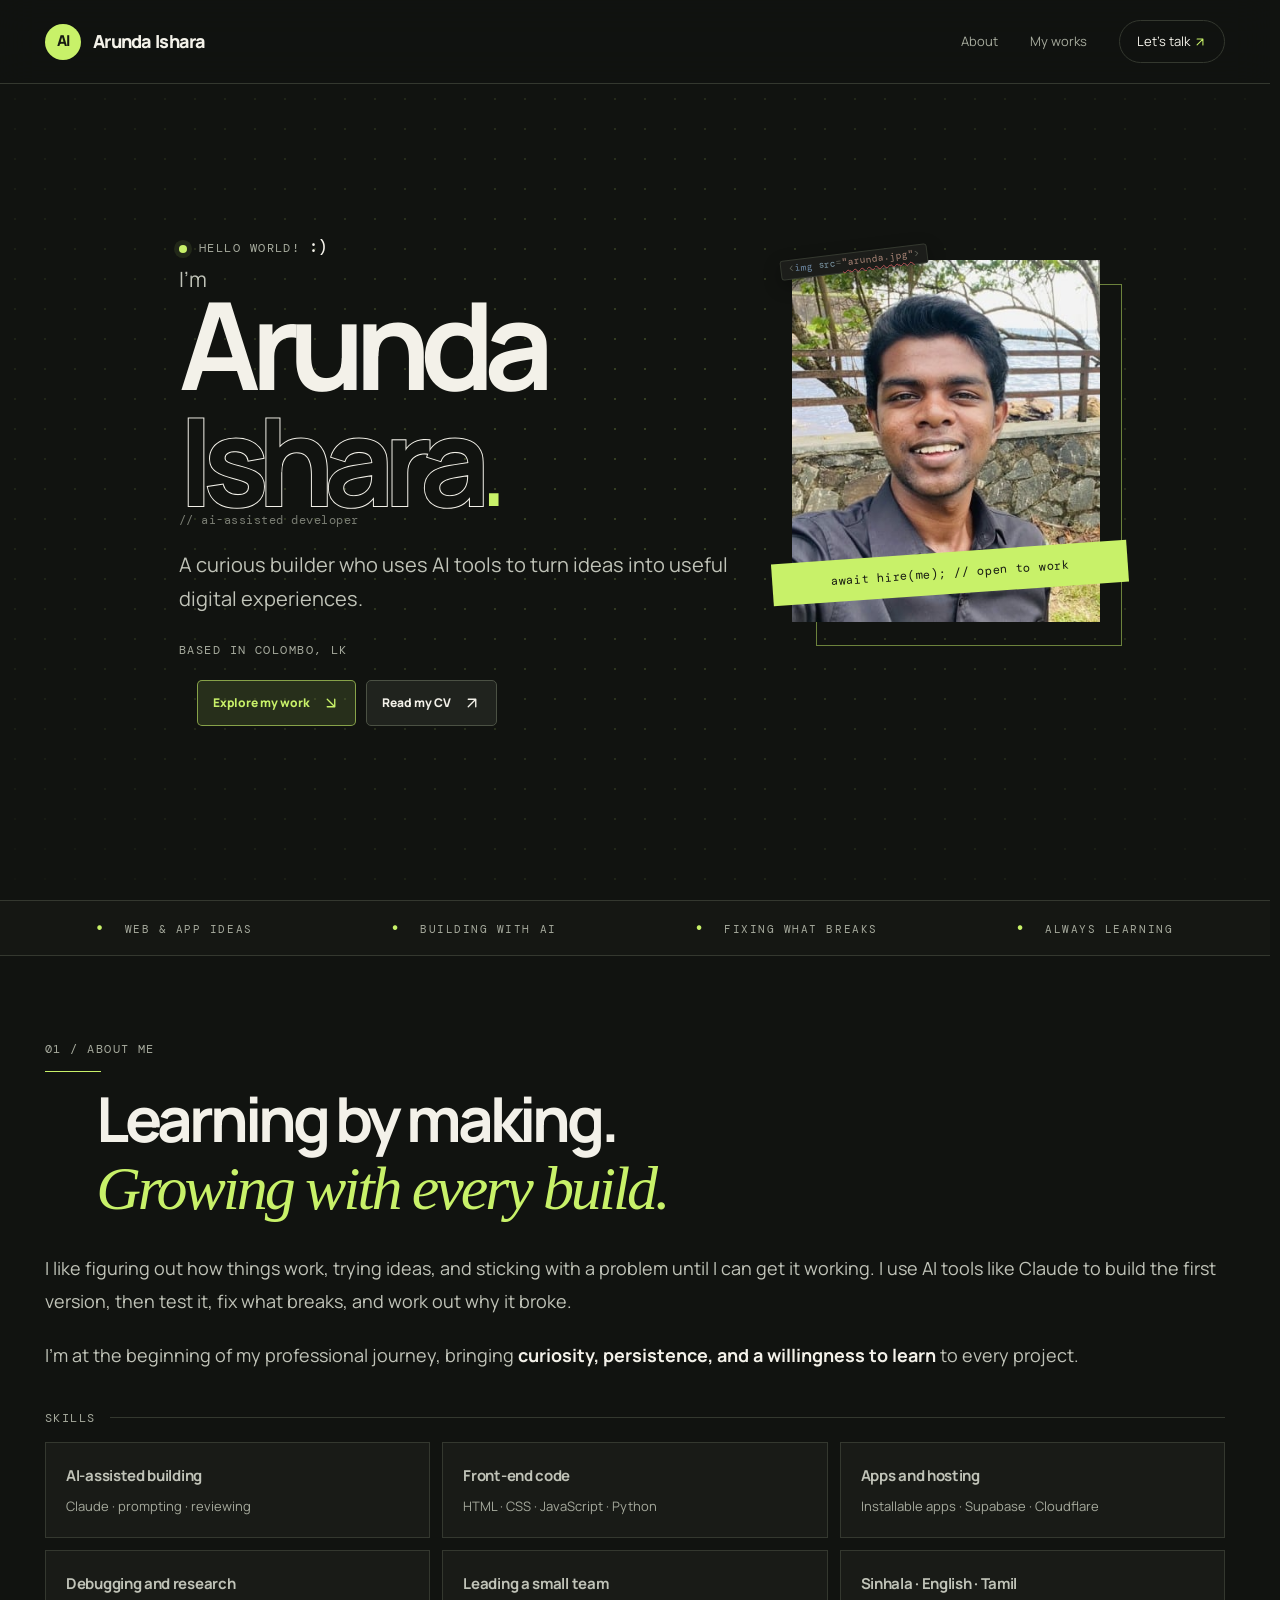
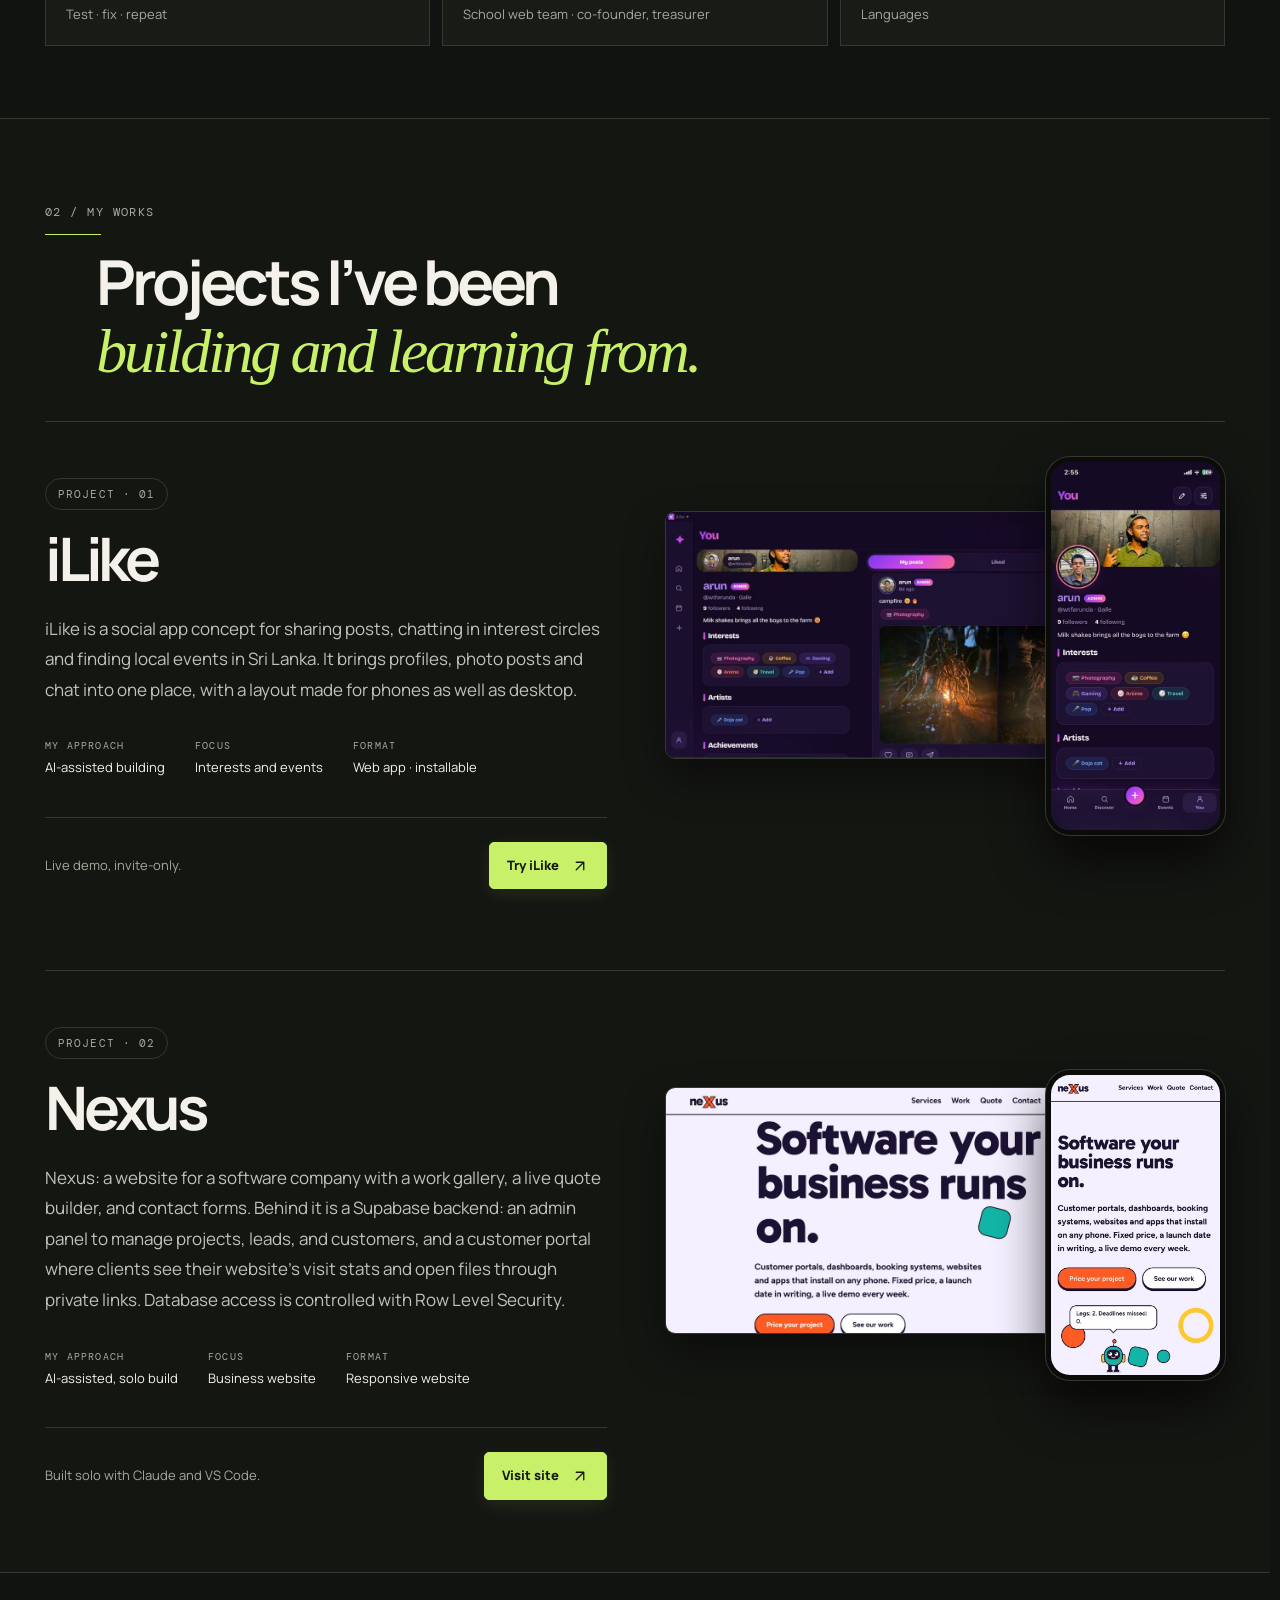
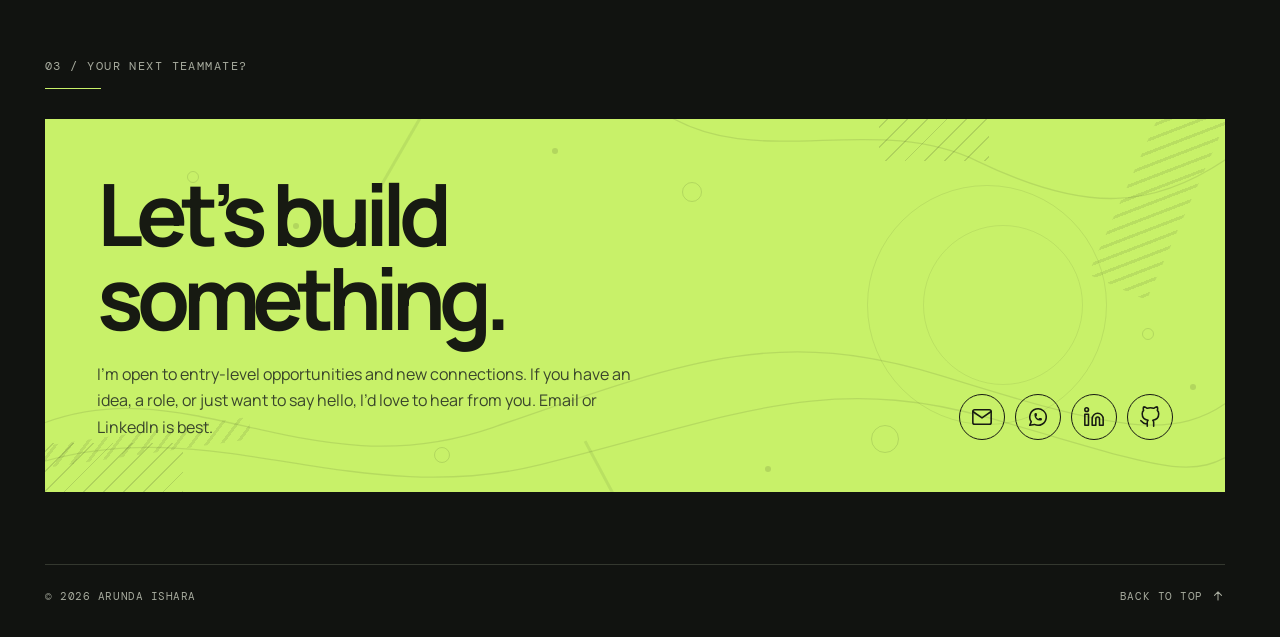
<file: index.html>
<!DOCTYPE html>
<html lang="en" class="no-js">
<head>
  <meta charset="utf-8">
  <script>
    // Hide reveal-on-scroll content only when JS runs; fall back to visible if main.js never loads
    document.documentElement.className = "js";
    setTimeout(function () {
      if (!window.__portfolioReady) document.documentElement.className = "no-js";
    }, 4000);
  </script>
  <meta name="viewport" content="width=device-width, initial-scale=1">
  <meta name="theme-color" content="#111310">
  <meta name="color-scheme" content="dark">
  <link rel="icon" href="assets/favicon.svg" type="image/svg+xml">
  <link rel="icon" href="assets/favicon-32.png" type="image/png" sizes="32x32">
  <link rel="apple-touch-icon" href="assets/apple-touch-icon.png">
  <link rel="manifest" href="manifest.webmanifest">

  <title>Arunda Ishara — AI-Assisted Developer</title>
  <meta name="description" content="Arunda Ishara from Colombo, Sri Lanka. I build web apps, websites and tools with AI. See iLike and my other work.">
  <meta property="og:title" content="Arunda Ishara — AI-Assisted Developer">
  <meta property="og:description" content="I build web apps, websites and tools with AI. See iLike and my other work.">
  <meta property="og:type" content="website">
  <meta property="og:site_name" content="Arunda Ishara">
  <meta name="twitter:card" content="summary_large_image">
  <meta name="twitter:title" content="Arunda Ishara — AI-Assisted Developer">
  <meta name="twitter:description" content="I build web apps, websites and tools with AI. See iLike and my other work.">
  <!-- Link preview (WhatsApp, Instagram, LinkedIn, etc.) -->
  <meta property="og:url" content="https://arund-dev.github.io/portfolio/">
  <meta property="og:image" content="https://arund-dev.github.io/portfolio/assets/og-image.jpg">
  <meta property="og:image:type" content="image/jpeg">
  <meta property="og:image:width" content="1200">
  <meta property="og:image:height" content="630">
  <meta property="og:image:alt" content="Arunda Ishara, AI-assisted developer from Colombo, Sri Lanka">
  <meta name="twitter:image" content="https://arund-dev.github.io/portfolio/assets/og-image.jpg">
  <link rel="canonical" href="https://arund-dev.github.io/portfolio/">
  <script type="application/ld+json">
  {
    "@context": "https://schema.org",
    "@type": "ProfilePage",
    "mainEntity": {
      "@type": "Person",
      "name": "Arunda Ishara",
      "alternateName": "Loganadan Arunda Ishara",
      "url": "https://arund-dev.github.io/portfolio/",
      "image": "https://arund-dev.github.io/portfolio/assets/photo.jpg",
      "jobTitle": "AI-Assisted Developer",
      "description": "AI-assisted developer from Colombo, Sri Lanka, building installable web apps with HTML, CSS, JavaScript and Supabase.",
      "address": { "@type": "PostalAddress", "addressLocality": "Colombo", "addressCountry": "LK" },
      "knowsAbout": ["Web development", "Progressive web apps", "HTML", "CSS", "JavaScript", "Supabase"],
      "knowsLanguage": ["Sinhala", "English", "Tamil"],
      "sameAs": [
        "https://www.linkedin.com/in/arund-dev",
        "https://github.com/arund-dev"
      ]
    }
  }
  </script>

  <link rel="preconnect" href="https://fonts.googleapis.com">
  <link rel="preconnect" href="https://fonts.gstatic.com" crossorigin>
  <!-- fonts load without blocking the first paint -->
  <link rel="stylesheet" href="https://fonts.googleapis.com/css2?family=DM+Mono:wght@400;500&family=Manrope:wght@400;500;600;700;800&family=Noto+Sans+Sinhala:wght@400&family=Noto+Sans+Tamil:wght@400&display=swap" media="print" onload="this.media='all'">
  <noscript><link rel="stylesheet" href="https://fonts.googleapis.com/css2?family=DM+Mono:wght@400;500&family=Manrope:wght@400;500;600;700;800&family=Noto+Sans+Sinhala:wght@400&family=Noto+Sans+Tamil:wght@400&display=swap"></noscript>
  <link rel="stylesheet" href="styles.css">
  <script src="main.js" defer></script>
</head>
<body>
  <a class="skip-link" href="#content">Skip to content</a>

  <!-- SVG icon sprite -->
  <svg width="0" height="0" style="position:absolute" aria-hidden="true" focusable="false">
    <symbol id="i-arrow-up-right" viewBox="0 0 24 24"><path d="M7 17 17 7M7 7h10v10"/></symbol>
    <symbol id="i-arrow-down-right" viewBox="0 0 24 24"><path d="M7 7 17 17M7 17h10V7"/></symbol>
    <symbol id="i-arrow-up" viewBox="0 0 24 24"><path d="M12 19V5m-6 6 6-6 6 6"/></symbol>
    <symbol id="i-mail" viewBox="0 0 24 24"><path d="M4 4h16c1.1 0 2 .9 2 2v12c0 1.1-.9 2-2 2H4c-1.1 0-2-.9-2-2V6c0-1.1.9-2 2-2z"/><path d="m22 6-10 7L2 6"/></symbol>
    <symbol id="i-linkedin" viewBox="0 0 24 24"><path d="M16 8a6 6 0 0 1 6 6v7h-4v-7a2 2 0 0 0-2-2 2 2 0 0 0-2 2v7h-4v-7a6 6 0 0 1 6-6z"/><rect x="2" y="9" width="4" height="12"/><circle cx="4" cy="4" r="2"/></symbol>
    <symbol id="i-github" viewBox="0 0 24 24"><path d="M9 19c-5 1.5-5-2.5-7-3m14 6v-3.87a3.37 3.37 0 0 0-.94-2.61c3.14-.35 6.44-1.54 6.44-7A5.44 5.44 0 0 0 20 4.77 5.07 5.07 0 0 0 19.91 1S18.73.65 16 2.48a13.38 13.38 0 0 0-7 0C6.27.65 5.09 1 5.09 1A5.07 5.07 0 0 0 5 4.77a5.44 5.44 0 0 0-1.5 3.78c0 5.42 3.3 6.61 6.44 7A3.37 3.37 0 0 0 9 18.13V22"/></symbol>
    <symbol id="i-whatsapp" viewBox="0 0 24 24"><path d="M3 21l1.65-3.8a9 9 0 1 1 3.4 2.9L3 21"/><path d="M9 10a.5.5 0 0 0 1 0V9a.5.5 0 0 0-1 0v1a5 5 0 0 0 5 5h1a.5.5 0 0 0 0-1h-1a.5.5 0 0 0 0 1"/></symbol>
  </svg>

  <header>
    <div class="wrap nav">
      <a class="brand" href="#top" aria-label="Arunda Ishara, home">
        <span class="brandmark">AI</span>
        <span>Arunda Ishara</span>
      </a>
      <nav class="navlinks" aria-label="Main navigation">
        <a href="#about">About</a>
        <a href="#work">My works</a>
        <a class="nav-cta" href="#contact">
          Let’s talk
          <svg class="icon accent" aria-hidden="true"><use href="#i-arrow-up-right"/></svg>
        </a>
      </nav>
    </div>
  </header>

  <main id="top">

    <!-- Intro -->
    <section class="intro" id="content" tabindex="-1" aria-label="Introduction">
      <div class="hero-bg" aria-hidden="true">
        <div class="hero-grid"></div>
        <pre class="hero-code"><code><span class="c">&lt;!-- index.html --&gt;</span>
&lt;<span class="k">section</span> <span class="p">class</span>=<span class="s">"intro"</span>&gt;
  &lt;<span class="k">h1</span>&gt;Arunda Ishara&lt;/<span class="k">h1</span>&gt;
  &lt;<span class="k">p</span>&gt;curious builder&lt;/<span class="k">p</span>&gt;
&lt;/<span class="k">section</span>&gt;

<span class="c">// idea.js</span>
<span class="k">async function</span> <span class="f">buildIdea</span>(idea) {
  <span class="k">const</span> app = <span class="k">await</span> ai.<span class="f">assist</span>(idea);

  <span class="k">while</span> (!app.<span class="bug" data-fix="works" data-at=".06">wroks</span>) {
    app.<span class="f">test</span>();
    app.<span class="bug" data-fix="improve" data-at=".18">imporve</span>();
  }

  <span class="k">return</span> app.<span class="f">ship</span><span class="bug" data-fix="()" data-at=".3">(</span>;
}

<span class="c">/* styles.css */</span>
.portfolio {
  <span class="p">display</span>: <span class="bug" data-fix="grid" data-at=".42">gird</span>;
  <span class="p">gap</span>: <span class="s">24px</span>;
  <span class="p">color</span>: <span class="bug" data-fix="var(--accent)" data-at=".54">var(--acent)</span>;
}

<span class="k">const</span> me = {
  name: <span class="s">"Arunda Ishara"</span>,
  tools: [<span class="s">"AI"</span>, <span class="s">"curiosity"</span>],
  next: <span class="bug" data-fix="true" data-at=".66">ture</span>,
};

<span class="c">// TODO:</span> <span class="bug" data-fix="ship it ✓" data-at=".8">fix everything</span>
<span class="f">buildIdea</span>(me)<span class="bug" data-fix=".then(ship)" data-at=".92">.then(shpi)</span>;
<span class="term" data-text="npm run ship  ✓ shipped"></span><span class="caret"></span></code></pre>
      </div>
      <div class="wrap hero">
        <div class="hero-content">
          <div class="eyebrow mono"><span class="dot"></span>HELLO WORLD! <span class="face">:)</span></div>
          <p class="hero-im">I’m</p>
          <h1>Arunda<br><span class="outline">Ishara</span><span class="accent name-dot" aria-hidden="true">.</span></h1>
          <span class="code-comment" aria-hidden="true">// ai-assisted developer</span>
          <p class="hero-copy">
            A curious builder who uses AI tools to turn ideas into useful digital experiences.
          </p>
          <div class="hero-note mono">BASED IN COLOMBO, LK</div>
          <div class="hero-actions hero-actions--desk">
            <a class="button" href="#work">
              Explore my work
              <svg class="icon icon--lg" aria-hidden="true"><use href="#i-arrow-down-right"/></svg>
            </a>
            <a class="button secondary" href="assets/arunda-ishara-cv.pdf" target="_blank" rel="noopener noreferrer">
              Read my CV
              <svg class="icon icon--lg" aria-hidden="true"><use href="#i-arrow-up-right"/></svg>
            </a>
          </div>
        </div>

        <div class="hero-visual">
          <div class="portrait-wrap">
            <div class="portrait-frame"><img class="portrait" src="assets/photo.jpg" fetchpriority="high" width="800" height="940" alt="Portrait of Arunda Ishara with the sea behind him"></div>
            <span class="portrait-label" data-text="await hire(me); // plzz.."><span class="t-a">await hire(me); // open to work</span><span class="t-b" aria-hidden="true">await hire(me); // plzz..<span class="emo">🥲</span></span></span>
            <span class="portrait-code" aria-hidden="true"><span class="c-punct">&lt;</span><span class="c-tag">img</span> <span class="c-attr">src</span><span class="c-punct">=</span><span class="c-str squiggle">"arunda.jpg"</span><span class="c-punct">&gt;</span></span>
          </div>
          <div class="hero-actions">
            <a class="button" href="#work">
              Explore my work
              <svg class="icon icon--lg" aria-hidden="true"><use href="#i-arrow-down-right"/></svg>
            </a>
            <a class="button secondary" href="assets/arunda-ishara-cv.pdf" target="_blank" rel="noopener noreferrer">
              Read my CV
              <svg class="icon icon--lg" aria-hidden="true"><use href="#i-arrow-up-right"/></svg>
            </a>
          </div>
        </div>
      </div>
    </section>

    <!-- Ticker -->
    <div class="ticker" role="group" aria-label="Skills and interests">
      <div class="wrap ticker-track">
        <span><b aria-hidden="true">•</b> WEB &amp; APP IDEAS</span>
        <span><b aria-hidden="true">•</b> BUILDING WITH AI</span>
        <span><b aria-hidden="true">•</b> FIXING WHAT BREAKS</span>
        <span><b aria-hidden="true">•</b> ALWAYS LEARNING</span>
      </div>
    </div>

    <!-- About -->
    <section class="content-section" id="about">
      <div class="wrap">
        <div class="section-head reveal">
          <div class="section-no mono">01 / ABOUT ME</div>
          <h2 class="section-title">Learning by making.<br><em>Growing with every build.</em></h2>
        </div>

        <div class="about-grid">
          <div class="about-copy reveal">
            <p>I like figuring out how things work, trying ideas, and sticking with a problem until I can get it working. I use AI tools like Claude to build the first version, then test it, fix what breaks, and work out why it broke.</p>
            <p>I’m at the beginning of my professional journey, bringing <strong>curiosity, persistence, and a willingness to learn</strong> to every project.</p>

            <h3 class="skills-title mono">Skills</h3>
            <div class="skill-grid stagger">
              <div class="skill">
                <h4><button class="skill-btn" type="button" aria-expanded="false" aria-controls="tip-ai">AI-assisted building</button></h4>
                <span class="skill-note">Claude · prompting · reviewing</span>
                <div class="tip" id="tip-ai" data-code="prompt(idea);
review(output);">
                  <p>I use AI tools to build the first version, then read what they wrote and fix it by hand.</p>
                </div>
              </div>
              <div class="skill">
                <h4><button class="skill-btn" type="button" aria-expanded="false" aria-controls="tip-code">Front-end code</button></h4>
                <span class="skill-note">HTML · CSS · JavaScript · Python</span>
                <div class="tip" id="tip-code" data-code="@media (max-width: 560px)
{ .grid { gap: 8px } }">
                  <p>Responsive, mobile-first pages that hold up on a small phone and a wide monitor. Lots of resizing the window.</p>
                </div>
              </div>
              <div class="skill">
                <h4><button class="skill-btn" type="button" aria-expanded="false" aria-controls="tip-apps">Apps and hosting</button></h4>
                <span class="skill-note">Installable apps · Supabase · Cloudflare</span>
                <div class="tip" id="tip-apps" data-code="&quot;display&quot;: &quot;standalone&quot;">
                  <p>iLike installs like an app, runs on a Supabase database, and is hosted online with Cloudflare.</p>
                </div>
              </div>
              <div class="skill">
                <h4><button class="skill-btn" type="button" aria-expanded="false" aria-controls="tip-debug">Debugging and research</button></h4>
                <span class="skill-note">Test · fix · repeat</span>
                <div class="tip" id="tip-debug" data-code="try { fix(); }
catch { search(); }">
                  <p>When something breaks I read the docs, search for answers, and keep going until it runs. VS Code, Git and GitHub keep track of every change.</p>
                </div>
              </div>
              <div class="skill">
                <h4><button class="skill-btn" type="button" aria-expanded="false" aria-controls="tip-team">Leading a small team</button></h4>
                <span class="skill-note">School web team · co-founder, treasurer</span>
                <div class="tip" id="tip-team" data-code="team.plan();
// stay in sync">
                  <p>I co-founded my school’s web team, managed its budget, and ran its social media and media coverage.</p>
                </div>
              </div>
              <div class="skill">
                <h4><button class="skill-btn" type="button" aria-expanded="false" aria-controls="tip-lang">Sinhala · English · Tamil</button></h4>
                <span class="skill-note">Languages</span>
                <div class="tip" id="tip-lang" data-code="say(&quot;ආයුබෝවන්&quot;);
say(&quot;வணக்கம்&quot;);">
                  <p>I can work and chat in all three, which helps when talking to different people.</p>
                </div>
              </div>
            </div>
          </div>
        </div>
      </div>
    </section>

    <!-- Work -->
    <section class="content-section" id="work">
      <div class="wrap">
        <div class="section-head reveal">
          <div class="section-no mono">02 / MY WORKS</div>
          <h2 class="section-title">Projects I’ve been<br><em>building and learning from.</em></h2>
        </div>

        <article class="project reveal">
          <span class="project-tag">PROJECT · 01</span>

          <div class="project-title">
            <h3>iLike</h3>
          </div>

          <p class="project-description">
            iLike is a social app concept for sharing posts, chatting in interest circles and finding local events in Sri Lanka. It brings profiles, photo posts and chat into one place, with a layout made for phones as well as desktop.
          </p>

          <div class="project-meta">
            <div><span>MY APPROACH</span><span>AI-assisted building</span></div>
            <div><span>FOCUS</span><span>Interests and events</span></div>
            <div><span>FORMAT</span><span>Web app · installable</span></div>
          </div>

          <div class="project-showcase">
            <div class="shot-desktop">
              <button class="shot-open" type="button" aria-label="Enlarge screenshot: iLike on desktop">
                <img src="assets/ilike-desktop.jpg" width="1100" height="578" alt="iLike desktop profile with a post and photos" loading="lazy">
              </button>
            </div>
            <div class="shot-phone">
              <button class="shot-open" type="button" aria-label="Enlarge screenshot: iLike on mobile">
                <img src="assets/ilike-profile.jpg" width="440" height="953" alt="iLike mobile profile screen showing interests and artists" loading="lazy">
              </button>
            </div>
          </div>

          <div class="project-bottom">
            <p>Live demo, invite-only.</p>
            <a class="text-link" href="https://landing.arunda.workers.dev/" target="_blank" rel="noopener noreferrer">
              Try iLike
              <svg class="icon icon--lg" aria-hidden="true"><use href="#i-arrow-up-right"/></svg>
            </a>
          </div>
        </article>

        <article class="project project--nexus reveal">
          <span class="project-tag">PROJECT · 02</span>

          <div class="project-title">
            <h3>Nexus</h3>
          </div>

          <p class="project-description">
            Nexus: a website for a software company with a work gallery, a live quote builder, and contact forms. Behind it is a Supabase backend: an admin panel to manage projects, leads, and customers, and a customer portal where clients see their website's visit stats and open files through private links. Database access is controlled with Row Level Security.
          </p>

          <div class="project-meta">
            <div><span>MY APPROACH</span><span>AI-assisted, solo build</span></div>
            <div><span>FOCUS</span><span>Business website</span></div>
            <div><span>FORMAT</span><span>Responsive website</span></div>
          </div>

          <div class="project-showcase">
            <div class="shot-desktop">
              <button class="shot-open" type="button" aria-label="Enlarge screenshot: Nexus on desktop">
                <img src="assets/nexus-desktop.jpg" width="1100" height="578" alt="Nexus home page with the headline Software your business runs on" loading="lazy">
              </button>
            </div>
            <div class="shot-phone">
              <button class="shot-open" type="button" aria-label="Enlarge screenshot: Nexus on mobile">
                <img src="assets/nexus-mobile.jpg" width="600" height="1039" alt="Nexus home page on a phone" loading="lazy">
              </button>
            </div>
          </div>

          <div class="project-bottom">
            <p>Built solo with Claude and VS Code.</p>
            <a class="text-link" href="https://arund-dev.github.io/nexus-portals/" target="_blank" rel="noopener noreferrer">
              Visit site
              <svg class="icon icon--lg" aria-hidden="true"><use href="#i-arrow-up-right"/></svg>
            </a>
          </div>
        </article>
      </div>
    </section>

    <!-- Contact -->
    <section class="content-section contact-section" id="contact">
      <div class="wrap">
        <div class="section-head reveal">
          <div class="section-no mono">03 / YOUR NEXT TEAMMATE?</div>
        </div>

        <div class="contact-panel reveal">
          <div class="contact-art" aria-hidden="true">
            <svg class="art-curves" viewBox="0 0 1000 400" preserveAspectRatio="none" focusable="false">
              <path d="M-10 330C120 260 220 400 380 330S620 220 760 275 960 350 1010 295"/>
              <path d="M-10 370C140 310 260 420 420 370S660 270 800 320 970 390 1010 355"/>
              <path d="M520-10C600 60 700-10 790 45S940 100 1010 35"/>
            </svg>
            <span class="art-strip art-strip--a"></span>
            <span class="art-strip art-strip--b"></span>
            <span class="art-bar art-bar--a"></span>
            <span class="art-bar art-bar--b"></span>
            <span class="art-lines art-lines--a"></span>
            <span class="art-lines art-lines--b"></span>
            <span class="art-ring art-ring--1"></span>
            <span class="art-ring art-ring--2"></span>
            <span class="art-ring art-ring--3"></span>
            <span class="art-ring art-ring--4"></span>
            <span class="art-ring art-ring--5"></span>
            <span class="art-dot art-dot--1"></span>
            <span class="art-dot art-dot--2"></span>
            <span class="art-dot art-dot--3"></span>
            <span class="art-dot art-dot--4"></span>
          </div>
          <div class="contact-copy">
            <h2>Let’s build<br>something.</h2>
            <p>I’m open to entry-level opportunities and new connections. If you have an idea, a role, or just want to say hello, I’d love to hear from you. Email or LinkedIn is best.</p>
          </div>
          <div class="contact-actions">
            <div class="socials" aria-label="Contact and profiles">
              <a href="mailto:arunishara530@gmail.com" aria-label="Email me" title="Email"><svg class="icon" aria-hidden="true"><use href="#i-mail"/></svg></a>
              <a href="https://wa.me/94742547118?text=Hi%20Arunda%2C%20I%20found%20your%20portfolio" target="_blank" rel="noopener noreferrer" aria-label="Message me on WhatsApp" title="WhatsApp"><svg class="icon" aria-hidden="true"><use href="#i-whatsapp"/></svg></a>
              <a href="https://www.linkedin.com/in/arund-dev" target="_blank" rel="noopener noreferrer" aria-label="LinkedIn" title="LinkedIn"><svg class="icon" aria-hidden="true"><use href="#i-linkedin"/></svg></a>
              <a href="https://github.com/arund-dev" target="_blank" rel="noopener noreferrer" aria-label="GitHub" title="GitHub"><svg class="icon" aria-hidden="true"><use href="#i-github"/></svg></a>
            </div>
          </div>
        </div>
      </div>
    </section>

  </main>

  <footer class="wrap">
    <span>© 2026 ARUNDA ISHARA</span>
    <a href="#top">
      BACK TO TOP
      <svg class="icon" aria-hidden="true"><use href="#i-arrow-up"/></svg>
    </a>
  </footer>

</body>
</html>
</file>
<file: styles.css>
/* ==========================================================================
   Arunda Ishara — Portfolio
   ========================================================================== */

/* --------------------------------------------------------------------------
   1. Tokens
   -------------------------------------------------------------------------- */
:root {
  --bg: #111310;
  --panel: #191b17;
  --panel-2: #20231e;
  --ink: #f3f1e9;
  --soft: #c0c3b8;
  --muted: #a6aa9d;
  --line: #34382f;
  --accent: #c8f169;
  --accent-hover: #d8ff8a;
  --accent-ink: #171a12;

  --serif: Georgia, serif;
  --sans: Manrope, Arial, sans-serif;
  --mono: "DM Mono", "Noto Sans Sinhala", "Noto Sans Tamil", monospace;

  --max: 1180px;
  --header-h: 84px;
}

/* --------------------------------------------------------------------------
   2. Base
   -------------------------------------------------------------------------- */
*,
*::before,
*::after {
  box-sizing: border-box;
}

html {
  scroll-behavior: smooth;
  scroll-padding-top: 90px;
  scrollbar-gutter: stable; /* page doesn't shift sideways when the pop-up locks scrolling */
  color-scheme: dark; /* dark scrollbars, form controls and overscroll */
  scrollbar-width: thin;
  scrollbar-color: #3b4034 var(--bg);
}

/* Safari / older browsers: same dark, slim scrollbar */
::-webkit-scrollbar {
  width: 12px;
  height: 12px;
}

::-webkit-scrollbar-track {
  background: var(--bg);
}

::-webkit-scrollbar-thumb {
  background: #3b4034;
  border: 3px solid var(--bg);
  border-radius: 99px;
}

::-webkit-scrollbar-thumb:hover {
  background: #565d4a;
}

/* No lonely last word on a line */
main p,
main li {
  text-wrap: pretty;
}

.skip-link {
  position: absolute;
  z-index: 100;
  top: -80px;
  left: 12px;
  padding: 10px 16px;
  background: var(--accent);
  color: var(--accent-ink);
  font: 12px var(--mono);
  text-decoration: none;
}

.skip-link:focus {
  top: 12px;
}

#content:focus,
[tabindex="-1"]:focus {
  outline: none;
}

body {
  margin: 0;
  overflow-x: clip;
  background: var(--bg);
  color: var(--ink);
  font-family: var(--sans);
  font-size: 16px;
  line-height: 1.65;
  -webkit-font-smoothing: antialiased;
}

a {
  color: inherit;
  text-decoration: none;
}

button {
  font: inherit;
}

::selection {
  background: var(--accent);
  color: var(--accent-ink);
}

/* --------------------------------------------------------------------------
   3. Utilities & shared components
   -------------------------------------------------------------------------- */
.wrap {
  width: min(var(--max), calc(100% - 64px));
  margin: auto;
}

.mono {
  font: 12px var(--mono);
  letter-spacing: 0.12em;
  text-transform: uppercase;
  color: var(--muted);
}

.accent {
  color: var(--accent);
}

/* Inline SVG icons (see sprite in index.html) */
.icon {
  display: inline-block;
  flex-shrink: 0;
  width: 14px;
  height: 14px;
  vertical-align: middle;
  fill: none;
  stroke: currentColor;
  stroke-width: 1.8;
  stroke-linecap: round;
  stroke-linejoin: round;
}

.icon--lg {
  width: 18px;
  height: 18px;
}

/* Buttons */
.button {
  display: inline-flex;
  align-items: center;
  justify-content: center;
  gap: 12px;
  padding: 14px 20px;
  border: 1px solid #c8f16999;
  border-radius: 5px;
  background: #c8f16920;
  color: var(--accent);
  font-size: 13px;
  font-weight: 800;
  transition: transform 0.2s, background 0.2s, border-color 0.2s, color 0.2s;
}

@media (hover: hover) {
  .button:hover {
    transform: translateY(-3px);
    border-color: var(--accent);
    background: var(--accent);
    color: var(--accent-ink);
  }
}

.button.secondary {
  border-color: #4b5144;
  background: var(--panel-2);
  color: var(--ink);
}

@media (hover: hover) {
  .button.secondary:hover {
    border-color: var(--accent);
    background: #c8f16914;
    color: var(--accent);
  }
}

/* Scroll-reveal (toggled by main.js) */
:where(.js) .reveal {
  opacity: 0;
  transform: translateY(22px);
  transition: opacity 0.7s ease, transform 0.7s cubic-bezier(0.2, 0.7, 0.2, 1);
}

.reveal.visible {
  opacity: 1;
  transform: none;
}

/* --------------------------------------------------------------------------
   4. Header & navigation
   -------------------------------------------------------------------------- */
header {
  position: sticky;
  top: 0;
  z-index: 20;
  display: flex;
  align-items: center;
  height: var(--header-h);
  border-bottom: 1px solid var(--line);
  background: rgba(17, 19, 16, 0.88);
  backdrop-filter: blur(18px);
  transition: background 0.3s, box-shadow 0.3s;
}

/* Once you leave the top: denser bar, smaller brand (height stays fixed so the page never jumps) */
header.scrolled {
  background: rgba(17, 19, 16, 0.95);
  box-shadow: 0 10px 30px #0006;
}

.nav {
  display: flex;
  align-items: center;
  justify-content: space-between;
  gap: 24px;
}

.brand {
  display: flex;
  align-items: center;
  gap: 12px;
  font-size: 18px;
  font-weight: 800;
  letter-spacing: -0.04em;
  transition: font-size 0.3s;
}

header.scrolled .brand {
  font-size: 16px;
}

.brandmark {
  display: grid;
  place-items: center;
  width: 36px;
  height: 36px;
  border-radius: 50%;
  background: var(--accent);
  color: var(--accent-ink);
  font-size: 15px;
  font-weight: 800;
  transition: width 0.3s, height 0.3s, font-size 0.3s;
}

header.scrolled .brandmark {
  width: 30px;
  height: 30px;
  font-size: 13px;
}

.navlinks {
  display: flex;
  align-items: center;
  gap: 32px;
}

.navlinks a {
  font-size: 13px;
  color: var(--muted);
  transition: color 0.2s;
}

@media (hover: hover) {
  .navlinks a:hover {
    color: var(--accent);
  }
}

/* "You are here" state for the section links (colour only, no growing line) */
.navlinks a:not(.nav-cta) {
  padding: 6px 0;
}

.navlinks a.active {
  color: var(--ink);
}

.navlinks .nav-cta.active {
  border-color: var(--accent);
  color: var(--accent);
}

@media (hover: hover) {
  .navlinks .nav-cta.active:hover {
    color: var(--accent-ink);
  }
}

.navlinks .nav-cta {
  padding: 10px 17px;
  border: 1px solid var(--line);
  border-radius: 999px;
  color: var(--ink);
}

@media (hover: hover) {
  .navlinks .nav-cta:hover {
    background: var(--accent);
    border-color: var(--accent);
    color: var(--accent-ink);
  }
}

/* --------------------------------------------------------------------------
   5. Hero
   -------------------------------------------------------------------------- */
.hero {
  display: grid;
  grid-template-columns: 1.12fr 0.88fr;
  align-items: center;
  gap: clamp(40px, 7vw, 110px);
  min-height: calc(100vh - var(--header-h));
  min-height: calc(100svh - var(--header-h));
  padding-top: 72px;
  padding-bottom: 90px;
}

.eyebrow {
  margin-bottom: 10px;
}

.dot {
  display: inline-block;
  width: 8px;
  height: 8px;
  margin-right: 12px;
  border-radius: 50%;
  background: var(--accent);
  box-shadow: 0 0 0 5px #c8f16918;
  vertical-align: middle;
}

/* The :) smiley, in the monospace font so it reads as a clean smile */
.face {
  font-family: var(--mono);
  font-size: 1.25em;
  font-weight: 500;
  line-height: 1;
  letter-spacing: 0.04em;
  text-transform: none;
  color: var(--ink);
}

.hero h1 {
  margin: -0.06em 0 0; /* pulls the name (and everything under it) up toward "I'm" */
  font-size: clamp(64px, 10.5vw, 148px);
  font-weight: 700;
  line-height: 0.95;
  letter-spacing: -0.085em;
}

.hero h1 .outline {
  /* The fill matches the page background and is painted over the stroke,
     so where letters overlap you don't see the inner outlines. */
  color: var(--bg);
  -webkit-text-stroke: 2px var(--ink);
  paint-order: stroke fill;
  stroke-linejoin: round;
}

/* Blinking full stop after the name, and the glitch-in on page load */
.hero h1 {
  animation: name-glitch-in 0.7s steps(1, end) 0.15s backwards;
}

.hero h1 .name-dot {
  display: inline-block;
  margin-left: 2px;
  font-size: 0.85em;            /* a bit smaller */
  transform: scaleX(0.75);      /* a quarter narrower, so not a perfect square */
  transform-origin: 0 50%;
  animation: name-dot-blink 1.1s steps(1, end) infinite;
}

@keyframes name-dot-blink {
  0%, 55% { opacity: 1; }
  56%, 100% { opacity: 0; }
}

@keyframes name-glitch-in {
  0%   { opacity: 0; transform: translateX(-56px) skewX(-12deg); clip-path: inset(0 0 60% 0); }
  15%  { opacity: 1; transform: translateX(16px) skewX(8deg); clip-path: inset(40% 0 0 0); text-shadow: -5px 0 var(--accent); }
  30%  { transform: translateX(-10px) skewX(-4deg); clip-path: inset(-10% -10% 25% -10%); text-shadow: 5px 0 var(--accent); }
  45%  { transform: translateX(6px) skewX(2deg); clip-path: inset(15% -10% -10% -10%); text-shadow: -3px 0 var(--accent); }
  60%  { transform: translateX(-3px); clip-path: inset(-10%); text-shadow: 2px 0 var(--accent); }
  80%  { transform: translateX(1px); text-shadow: none; }
  100% { opacity: 1; transform: none; }
}

/* Small mono comment tucked under the name (the negative margin cancels
   the empty space below the letters) */
.code-comment {
  display: block;
  margin-top: 1px;
  font: 400 12px/1 var(--mono);
  letter-spacing: 0.04em;
  color: var(--muted);
  opacity: 0.7;
  user-select: none;
}

.code-comment + .hero-copy {
  margin-top: 22px;
}

@media (min-width: 801px) {
  .code-comment {
    margin-top: calc(-1 * clamp(0px, 0.3vw, 3px));
  }
}

.hero-im {
  margin: 0;
  color: var(--soft);
  font-size: clamp(17px, 1.7vw, 21px);
  line-height: 1.3;
}

.hero-copy {
  max-width: 550px;
  margin: 28px 0 0;
  color: var(--soft);
  font-size: clamp(17px, 1.7vw, 20px);
  line-height: 1.7;
}

.hero-actions {
  display: flex;
  flex-wrap: wrap;
  justify-content: center;
  gap: 10px;
  margin-top: 40px;
  padding-right: 22px; /* lines up with the photo, not its outline */
}

.hero-actions--desk {
  display: none;
}

.hero-actions .button {
  flex: 1 1 auto;
  padding: 12px 15px;
  font-size: 12px;
}

.hero-note {
  margin-top: 42px;
  font-size: 12px;
  color: var(--muted);
}

/* Portrait */
.hero-visual {
  justify-self: end;
  width: 100%;
  max-width: 440px;
}

.portrait-wrap {
  position: relative;
  padding: 0 22px 24px 0;
}

.portrait-wrap::before {
  content: "";
  position: absolute;
  inset: 24px 0 0 24px;
  z-index: 0;
  border: 1px solid #c8f16980;
  animation: frame-glow 4.5s ease-in-out infinite;
}

/* The green outline slowly breathes */
@keyframes frame-glow {
  0%, 100% { border-color: #c8f16966; box-shadow: 0 0 0 transparent; }
  50% { border-color: #c8f169cc; box-shadow: 0 0 26px #c8f16933, inset 0 0 20px #c8f16912; }
}

.portrait-frame {
  position: relative;
  z-index: 1;
  overflow: hidden;
  aspect-ratio: 4 / 4.7;
  background: var(--panel);
}

/* A soft light sweep that passes over the photo every few seconds */
.portrait-frame::after {
  content: "";
  position: absolute;
  inset: 0;
  z-index: 2;
  background: linear-gradient(105deg, transparent 38%, #ffffff1c 50%, transparent 62%);
  transform: translateX(-120%);
  animation: photo-sheen 8s ease-in-out infinite;
  pointer-events: none;
}

@keyframes photo-sheen {
  0%, 62% { transform: translateX(-120%); }
  86%, 100% { transform: translateX(120%); }
}

.portrait {
  position: relative;
  z-index: 1;
  display: block;
  width: 100%;
  height: 100%;
  object-fit: cover;
  object-position: center 40%;
  filter: saturate(0.82);
}

.portrait-label {
  position: absolute;
  z-index: 2;
  left: -20px;
  right: -6px; /* reaches just past the green outline */
  bottom: 52px;
  padding: 13px 17px;
  text-align: center;
  background: var(--accent);
  color: var(--accent-ink);
  font: 12px var(--mono);
  letter-spacing: 0.06em;
  white-space: nowrap;
  transform: rotate(-4deg);
  animation: strip-flicker 6s steps(1, end) infinite;
}

/* Red / cyan copies of the text that flash in during glitch bursts */
.portrait-label::before,
.portrait-label::after {
  content: attr(data-text);
  content: attr(data-text) / "";
  position: absolute;
  inset: 0;
  padding: inherit;
  opacity: 0;
  pointer-events: none;
}

.portrait-label::before {
  color: #ff2d6f;
  animation: strip-ghost-a 6s steps(1, end) infinite;
}

.portrait-label::after {
  color: #2de2ff;
  animation: strip-ghost-b 6s steps(1, end) infinite;
}

/* 6s loop: "open to work" glitches into "plzz.." (0.35s), holds for 0.7s, then buzzes out and snaps back (0.1s) */
@keyframes strip-flicker {
  0% { transform: rotate(-4deg); opacity: 1; }
  77% { opacity: 0.45; }
  77.5% { opacity: 1; }
  78% { transform: rotate(-4deg) translate(-3px, 0) skewX(-8deg); }
  79% { transform: rotate(-4deg) translate(3px, 1px) skewX(6deg); opacity: 0.8; }
  80% { transform: rotate(-4deg) translate(-2px, 0); opacity: 1; }
  80.5% { transform: rotate(-4deg) translate(2px, -1px) skewX(-4deg); }
  81% { transform: rotate(-4deg); opacity: 1; }
  92.7% { opacity: 0.25; transform: rotate(-4deg) translate(2px, 0); }
  93.1% { opacity: 1; transform: rotate(-4deg) translate(-2px, 0); }
  93.5% { opacity: 0.3; transform: rotate(-4deg) translate(1px, 0); }
  93.9%, 100% { opacity: 1; transform: rotate(-4deg); }
}

@keyframes strip-text-a {
  0%, 78.9% { opacity: 1; }
  79%, 92.6% { opacity: 0; }
  92.7%, 100% { opacity: 1; }
}

@keyframes strip-text-b {
  0%, 78.9% { opacity: 0; }
  79%, 92.6% { opacity: 1; }
  92.7%, 100% { opacity: 0; }
}

@keyframes strip-ghost-a {
  0% { opacity: 0; }
  77.5% { opacity: 1; transform: translate(-3px, 0); clip-path: inset(0 0 55% 0); }
  78.5% { opacity: 1; transform: translate(3px, 0); clip-path: inset(45% 0 0 0); }
  79.5% { opacity: 1; transform: translate(-2px, 0); clip-path: inset(20% 0 40% 0); }
  80.5% { opacity: 1; transform: translate(-3px, 0); clip-path: inset(0 0 30% 0); }
  81.5% { opacity: 0; }
}

@keyframes strip-ghost-b {
  0% { opacity: 0; }
  77.5% { opacity: 1; transform: translate(3px, 0); clip-path: inset(50% 0 0 0); }
  78.5% { opacity: 1; transform: translate(-3px, 0); clip-path: inset(0 0 50% 0); }
  79.5% { opacity: 1; transform: translate(2px, 0); clip-path: inset(55% 0 5% 0); }
  80.5% { opacity: 1; transform: translate(3px, 0); clip-path: inset(40% 0 0 0); }
  81.5% { opacity: 0; }
}

.portrait-label .t-a,
.portrait-label .t-b {
  display: block;
  animation: 6s steps(1, end) infinite;
}

.portrait-label .t-a { animation-name: strip-text-a; }

.portrait-label .t-b {
  position: absolute;
  inset: 0;
  padding: inherit;
  opacity: 0;
  animation-name: strip-text-b;
}

/* emoji come from a taller fallback font; line-height 0 stops them from pushing the text down */
.portrait-label .emo {
  line-height: 0;
}

/* Editor-style title: <img src="..."> with a VS Code error squiggle */
.portrait-code {
  position: absolute;
  z-index: 2;
  left: -12px;
  top: -8px;
  padding: 4px 7px;
  border: 1px solid var(--line);
  border-radius: 3px;
  background: #1c1d1a;
  box-shadow: 0 6px 18px #0005;
  color: #8b8f84;
  font: 9.5px/1 var(--mono);
  white-space: nowrap;
  transform: rotate(-7deg);
}

.c-punct { color: #5f6358; }
.c-tag   { color: #6f8aa6; }
.c-attr  { color: #7f9aa8; }
.c-str   { color: #a98577; }

.squiggle {
  text-decoration-line: underline;
  text-decoration-style: wavy;
  text-decoration-color: #b85555;
  text-decoration-thickness: 1px;
  text-underline-offset: 4px;
}

/* --------------------------------------------------------------------------
   5b. Intro background: faint "broken code" that gets fixed while scrolling
   -------------------------------------------------------------------------- */
.intro {
  position: relative;
  overflow: hidden;
}

.intro .hero {
  position: relative;
  z-index: 1;
}

.hero-bg {
  position: absolute;
  inset: 0;
  background: radial-gradient(60% 70% at 82% 38%, #c8f16910, transparent 70%);
  pointer-events: none;
}

.hero-code {
  position: absolute;
  bottom: 20px; /* anchored low so the blinking cursor ends up below the photo */
  right: 0;
  width: 62%;
  margin: 0;
  padding-right: 28px;
  color: #c8f1692c;
  font: 13.5px/1.7 var(--mono);
  text-align: right;
  white-space: pre;
  /* fade out toward the text on the left and at the top/bottom edges */
  -webkit-mask-image:
    linear-gradient(to right, transparent 0, #000 45%),
    linear-gradient(to bottom, transparent 0, #000 8%, #000 94%, transparent 100%);
  -webkit-mask-composite: source-in;
  mask-image:
    linear-gradient(to right, transparent 0, #000 45%),
    linear-gradient(to bottom, transparent 0, #000 8%, #000 94%, transparent 100%);
  mask-composite: intersect;
  /* --p (0 → 1) is set by main.js from the scroll position */
  transform: translateY(calc(var(--p, 0) * -60px));
}

/* Hidden on desktop (the dot grid replaces it) */
@media (min-width: 801px) {
  .hero-code {
    display: none !important;
  }
}

/* Hidden on phones held sideways (landscape); portrait is unchanged */
@media (orientation: landscape) and (max-height: 500px) {
  .hero-code {
    display: none !important;
  }
}

/* Variants of the site's lime green */
.hero-code .k { color: #c8f1695a; }
.hero-code .s { color: #a6cf5a4c; }
.hero-code .f { color: #e2fa9c52; }
.hero-code .p { color: #c8f1693c; }
.hero-code .c { color: #c8f16924; }

/* A typo: red and squiggly until the page "fixes" it on scroll */
.hero-code .bug {
  color: #ff787870;
  text-decoration-line: underline;
  text-decoration-style: wavy;
  text-decoration-color: #ff787890;
  text-decoration-thickness: 1px;
  text-underline-offset: 3px;
}

.hero-code .bug.fixed {
  color: #c8f1698a;
  text-decoration: none;
  animation: bug-fixed 0.7s ease-out;
}

@keyframes bug-fixed {
  from { background: #c8f16955; }
  to   { background: transparent; }
}

/* Terminal line that types itself once every typo is fixed (main.js) */
.hero-code .term {
  color: #c8f1698a;
}

.hero-code .term::before {
  content: "$ ";
  color: #c8f16952;
}

.caret {
  display: inline-block;
  width: 8px;
  height: 1.15em;
  margin-left: 3px;
  background: #c8f169a0;
  box-shadow: 0 0 8px #c8f16944;
  vertical-align: text-bottom;
  animation: caret-blink 1.1s steps(1, end) infinite;
}

@keyframes caret-blink {
  50% { opacity: 0; }
}

/* --------------------------------------------------------------------------
   6. Ticker
   -------------------------------------------------------------------------- */
.ticker {
  overflow: hidden;
  padding: 19px 0;
  border-top: 1px solid var(--line);
  border-bottom: 1px solid var(--line);
  background: #151713;
}

.ticker-track {
  display: flex;
  justify-content: space-around;
  gap: 36px;
  white-space: nowrap;
  color: var(--muted);
  font: 11px var(--mono);
  letter-spacing: 0.14em;
  text-transform: uppercase;
}

.ticker b {
  display: inline-block;
  padding-right: 12px;
  color: var(--accent);
  font-family: Arial, sans-serif;
  font-size: 16px;
  font-weight: 700;
  line-height: 1;
}

/* Duplicate set added by main.js; only shown for the mobile marquee */
.ticker-clone {
  display: none;
}

@keyframes marquee {
  to {
    transform: translateX(-50%);
  }
}

/* --------------------------------------------------------------------------
   7. Content sections (shared)
   -------------------------------------------------------------------------- */
.content-section {
  padding: 116px 0 72px;
  border-bottom: 1px solid var(--line);
}

.section-head {
  display: grid;
  grid-template-columns: 0.45fr 1fr;
  gap: 30px;
  margin-bottom: 30px;
}

.section-no {
  padding-top: 9px;
}

/* Rhythm: the section number draws a short line, then the title follows a beat later */
.section-no::after {
  content: "";
  display: block;
  width: 0;
  height: 1px;
  margin-top: 14px;
  background: var(--accent);
  transition: width 0.9s cubic-bezier(0.2, 0.7, 0.2, 1) 0.25s;
}

.section-head.visible .section-no::after {
  width: 56px;
}

:where(.js) .section-head.reveal .section-title {
  opacity: 0;
  transform: translateY(16px);
  transition: opacity 0.7s ease 0.15s, transform 0.7s cubic-bezier(0.2, 0.7, 0.2, 1) 0.15s;
}

.section-head.reveal.visible .section-title {
  opacity: 1;
  transform: none;
}

/* Alternate section tone so the page has a beat: about (dark) / work (lifted) / contact (panel) */
#work {
  background: #141612;
}

/* Cards in a .stagger group rise one after another (main.js adds .visible) */
:where(.js) .stagger > * {
  opacity: 0;
}

.stagger.visible > * {
  opacity: 1;
  animation: rise 0.7s cubic-bezier(0.2, 0.7, 0.2, 1) backwards;
}

.stagger.visible > :nth-child(1) { animation-delay: 0s; }
.stagger.visible > :nth-child(2) { animation-delay: 0.08s; }
.stagger.visible > :nth-child(3) { animation-delay: 0.16s; }
.stagger.visible > :nth-child(4) { animation-delay: 0.24s; }
.stagger.visible > :nth-child(5) { animation-delay: 0.32s; }
.stagger.visible > :nth-child(6) { animation-delay: 0.4s; }

@keyframes rise {
  from { opacity: 0; transform: translateY(22px); }
  to { opacity: 1; transform: none; }
}

.section-title {
  max-width: 760px;
  margin: 0;
  font-size: clamp(36px, 5vw, 62px);
  line-height: 1.08;
  letter-spacing: -0.065em;
  text-wrap: balance;
}

.section-title em {
  font-family: var(--serif);
  font-weight: 400;
  letter-spacing: -0.05em;
  color: var(--accent);
}

/* --------------------------------------------------------------------------
   8. About & skills
   -------------------------------------------------------------------------- */
.about-grid {
  display: grid;
  grid-template-columns: 0.45fr 1fr;
  gap: 30px;
}

.about-copy {
  max-width: 720px;
  color: var(--soft);
  font-size: 18px;
  line-height: 1.85;
}

.about-copy p {
  margin: 0 0 20px;
}

.about-copy strong {
  color: var(--ink);
}

.skills-title {
  display: flex;
  align-items: center;
  gap: 14px;
  margin: 38px 0 0;
}

.skills-title::after {
  content: "";
  flex: 1;
  height: 1px;
  background: var(--line);
}

.skill-grid {
  display: grid;
  grid-template-columns: repeat(3, 1fr);
  gap: 12px;
  margin-top: 16px;
}

.skill {
  position: relative;
  min-height: 104px;
  padding: 19px 20px;
  border: 1px solid var(--line);
  background: var(--panel);
  transition: border-color 0.2s, transform 0.2s, background 0.2s;
}

.skill.open {
  z-index: 5;
  border-color: var(--accent);
  background: var(--panel-2);
}

@media (hover: hover) {
  .skill:hover {
    border-color: var(--accent);
    transform: translateY(-3px);
  }
}

.skill-note {
  display: block;
  margin-top: 7px;
  color: var(--muted);
  font-size: 13px;
  line-height: 1.5;
}

.skill h4 {
  margin: 0;
  font-size: 15px;
  letter-spacing: -0.02em;
}

/* The title is a real button; its ::after stretches over the whole box so the whole box is tappable */
.skill-btn {
  display: block;
  width: 100%;
  padding: 0;
  border: 0;
  background: none;
  color: inherit;
  font: inherit;
  letter-spacing: inherit;
  text-align: left;
  cursor: pointer;
}

.skill-btn::after {
  content: "";
  position: absolute;
  inset: 0;
}

.skill-btn:focus-visible {
  outline: none;
}

.skill-btn:focus-visible::after {
  outline: 2px solid var(--accent);
  outline-offset: 2px;
}

/* Small pop-up that opens under (or over) the tapped skill; main.js keeps only one open */
.tip {
  position: absolute;
  z-index: 6;
  left: 0;
  top: calc(100% + 10px);
  width: min(290px, calc(100vw - 40px));
  padding: 14px 16px 42px;
  overflow: hidden;
  border: 1px solid #c8f16966;
  border-radius: 10px;
  background: #0f110e;
  box-shadow: 0 18px 40px #000a;
  color: var(--soft);
  font-size: 13.5px;
  line-height: 1.55;
  opacity: 0;
  visibility: hidden;
  transform: translateY(-6px);
  transition: opacity 0.2s, transform 0.2s, visibility 0s 0.2s;
  pointer-events: none; /* taps go through to the skill box underneath */
}

.skill.open .tip {
  opacity: 1;
  visibility: visible;
  transform: none;
  transition-delay: 0s;
}

.tip--right {
  left: auto;
  right: 0;
}

/* Hidden pop-ups still take up layout space, so the last column of each row opens leftwards from the start:
   3rd column on desktop (3 columns) ... */
@media (min-width: 801px) {
  .skill:nth-child(3n) .tip {
    left: auto;
    right: 0;
  }
}

/* ... and the 2nd column on tablets/phones (2 columns) */
@media (max-width: 800px) {
  .skill:nth-child(2n) .tip {
    left: auto;
    right: 0;
  }
}

.tip--up {
  top: auto;
  bottom: calc(100% + 10px);
}

.about-copy .tip p {
  position: relative;
  z-index: 1;
  margin: 0;
}

/* Faint code snippet as decoration in the corner of the pop-up (text comes from data-code) */
.tip::after {
  content: attr(data-code);
  content: attr(data-code) / "";
  position: absolute;
  right: 12px;
  bottom: 9px;
  color: var(--accent);
  opacity: 0.5; /* was 0.2: same green, just brighter */
  font: 11px/1.5 var(--mono);
  text-align: right;
  white-space: pre;
  pointer-events: none;
}

/* --------------------------------------------------------------------------
   9. Project
   -------------------------------------------------------------------------- */
.project-title {
  display: flex;
  align-items: center;
  gap: 16px;
}

.project-title h3 {
  margin: 0;
  font-size: clamp(38px, 5vw, 60px);
  line-height: 1;
  letter-spacing: -0.07em;
}

.project-tag {
  padding: 8px 12px;
  border: 1px solid var(--line);
  border-radius: 999px;
  color: var(--muted);
  font: 11px var(--mono);
  letter-spacing: 0.1em;
  text-transform: uppercase;
  white-space: nowrap;
}

.project-description {
  max-width: 690px;
  margin: 0 0 34px;
  color: var(--soft);
  font-size: 17px;
  line-height: 1.8;
}

.project-meta {
  display: flex;
  flex-wrap: wrap;
  gap: 30px;
  margin-bottom: 38px;
}

.project-meta div {
  display: flex;
  flex-direction: column;
  gap: 5px;
}

.project-meta span:first-child {
  color: var(--muted);
  font: 10px var(--mono);
  letter-spacing: 0.12em;
  text-transform: uppercase;
}

.project-meta span:last-child {
  color: var(--ink);
  font-size: 13px;
}

/* Layout: one column on phones (any orientation); two columns on desktop */
.project {
  display: grid;
  grid-template-columns: minmax(0, 1fr);
  grid-template-areas: "tag" "title" "desc" "meta" "shot" "bottom";
}

.project-tag { grid-area: tag; justify-self: start; margin-bottom: 18px; }
.project-title { grid-area: title; margin-bottom: 26px; }
.project-description { grid-area: desc; }
.project-meta { grid-area: meta; }
.project-showcase { grid-area: shot; }
.project-bottom { grid-area: bottom; flex-wrap: wrap; }

/* Showcase: desktop screenshot behind, phone in front */
.project-showcase {
  position: relative;
  width: 100%;
  max-width: 560px;
  aspect-ratio: 4 / 3;
  margin: 6px auto 20px;
}

.shot-desktop,
.shot-phone {
  position: absolute;
  overflow: hidden;
  background: var(--panel);
}

.shot-desktop {
  right: 0;
  bottom: 0;
  width: 84%;
  aspect-ratio: 1280 / 673;
  border: 1px solid var(--line);
  border-radius: 10px;
  box-shadow: 0 18px 40px #0006;
}

.shot-phone {
  left: 0;
  top: 0;
  width: 32%;
  aspect-ratio: 9 / 19;
  border: 5px solid #0b0c0a;
  border-radius: 24px;
  background: var(--panel-2);
  box-shadow: 0 0 0 1px var(--line), 0 24px 50px #0009;
}

.shot-open {
  -webkit-tap-highlight-color: transparent;
  display: block;
  width: 100%;
  height: 100%;
  padding: 0;
  border: 0;
  background: none;
  cursor: zoom-in;
}

.shot-open:focus-visible {
  outline: 2px solid var(--accent);
  outline-offset: -2px;
}

.shot-desktop img,
.shot-phone img {
  display: block;
  width: 100%;
  height: 100%;
  object-fit: cover;
  object-position: top center;
}

@media (min-width: 801px) and (min-height: 501px) {
  .project {
    grid-template-columns: minmax(0, 1fr) minmax(0, 1fr);
    grid-template-rows: auto auto auto auto auto 1fr;
    grid-template-areas:
      "tag    shot"
      "title  shot"
      "desc   shot"
      "meta   shot"
      "bottom shot"
      ".      shot";
    column-gap: 56px;
  }

  .project-meta { margin-bottom: 12px; }
  .project-showcase { justify-self: end; align-self: center; margin: 0; }

  /* desktop: phone on the right, desktop screenshot on the left and a little higher */
  .shot-desktop {
    top: 8%;
    right: auto;
    bottom: auto;
    left: 0;
  }

  .shot-phone {
    top: -5%;
    right: 0;
    left: auto;
  }
}

/* Mobile / tablet: desktop screenshot sits a bit higher, its bottom edge above the phone's bottom edge (same proportion as on desktop) */
@media (max-width: 800px) {
  .project-showcase { aspect-ratio: 1 / 0.68; }
  .shot-desktop { bottom: 7.7%; }
}

/* Screenshot pop-up (main.js) */
.lightbox {
  position: fixed;
  inset: 0;
  z-index: 200;
  display: grid;
  place-items: center;
  padding: 20px;
  background: #0a0b09b3;
  -webkit-backdrop-filter: blur(10px);
  backdrop-filter: blur(10px);
  opacity: 0;
  transition: opacity 0.22s ease;
  cursor: zoom-out;
}

.lightbox[hidden] {
  display: none;
}

.lightbox.open {
  opacity: 1;
}

.lightbox img {
  display: block;
  max-width: min(94vw, 1100px);
  max-height: 88vh;
  max-height: 88dvh;
  border: 1px solid var(--line);
  border-radius: 10px;
  box-shadow: 0 30px 80px #000a;
  cursor: zoom-out;
  transform: scale(0.96);
  transition: transform 0.22s ease;
}

.lightbox.open img {
  transform: none;
}

html.lightbox-open {
  overflow: hidden;
}

/* Project footer */
.project-bottom {
  display: flex;
  align-items: center;
  justify-content: space-between;
  gap: 20px;
  margin-top: 26px;
  padding-top: 24px;
  border-top: 1px solid var(--line);
}

.project-bottom p {
  margin: 0;
  color: var(--muted);
  font-size: 13px;
}

.text-link {
  display: inline-flex;
  align-items: center;
  gap: 12px;
  padding: 12px 17px;
  border: 1px solid var(--accent);
  border-radius: 5px;
  background: var(--accent);
  box-shadow: 0 5px 18px #c8f16918;
  color: var(--accent-ink);
  font-size: 13px;
  font-weight: 800;
  transition: transform 0.2s, background 0.2s, box-shadow 0.2s;
}

@media (hover: hover) {
  .text-link:hover {
    transform: translateY(-2px);
    background: var(--accent-hover);
    box-shadow: 0 8px 24px #c8f16930;
  }
}

/* --------------------------------------------------------------------------
   10. Contact
   -------------------------------------------------------------------------- */
.content-section.contact-section {
  padding: 116px 0 72px;
  border-bottom: 0;
}

.contact-panel {
  position: relative;
  display: grid;
  grid-template-columns: 1fr auto;
  align-items: end;
  gap: 40px;
  padding: clamp(26px, 4.5vw, 52px);
  overflow: hidden;
  background: var(--accent);
  color: var(--accent-ink);
}

/* Faint background artwork (curves, strips, dots, circles) behind the text */
.contact-art {
  position: absolute;
  inset: 0;
  z-index: 0;
  overflow: hidden;
  color: var(--accent-ink);
  pointer-events: none;
}

.contact-art > * {
  position: absolute;
}

.art-curves {
  inset: 0;
  width: 100%;
  height: 100%;
  fill: none;
  stroke: currentColor;
  stroke-width: 1.3;
  stroke-linecap: round;
  opacity: 0.1;
}

.art-curves path {
  vector-effect: non-scaling-stroke;
}

.art-strip {
  background: repeating-linear-gradient(135deg, currentColor 0 3px, transparent 3px 12px);
  opacity: 0.09;
}

.art-strip--a { top: -6%; right: 3%; width: 64px; height: 200px; transform: rotate(24deg); }
.art-strip--b { left: -2%; bottom: 10%; width: 230px; height: 22px; transform: rotate(-8deg); }

.art-bar {
  width: 3px;
  background: currentColor;
  opacity: 0.08;
}

.art-bar--a { left: 30%; top: -3%; height: 90px; transform: rotate(30deg); }
.art-bar--b { left: 47%; bottom: -4%; height: 70px; transform: rotate(-28deg); }

/* A few thin diagonal lines (replaces the dot grids, which read like stray full stops) */
.art-lines {
  background-image: repeating-linear-gradient(135deg, currentColor 0 1.2px, transparent 1.2px 14px);
  opacity: 0.14;
}

.art-lines--a { left: -1%; bottom: -4%; width: 150px; height: 64px; }
.art-lines--b { right: 20%; top: -3%; width: 110px; height: 54px; }

.art-ring {
  border: 1.2px solid currentColor;
  border-radius: 50%;
  opacity: 0.12;
}

.art-ring--1 { left: 54%; top: 17%; width: 20px; height: 20px; }
.art-ring--2 { left: 12%; top: 14%; width: 12px; height: 12px; }
.art-ring--3 { left: 70%; top: 82%; width: 28px; height: 28px; }
.art-ring--4 { left: 93%; top: 56%; width: 12px; height: 12px; }
.art-ring--5 { left: 33%; top: 88%; width: 16px; height: 16px; }

.art-dot {
  width: 6px;
  height: 6px;
  border-radius: 50%;
  background: currentColor;
  opacity: 0.12;
}

.art-dot--1 { left: 43%; top: 8%; }
.art-dot--2 { left: 61%; top: 93%; }
.art-dot--3 { left: 97%; top: 71%; }
.art-dot--4 { left: 21%; top: 28%; }

.contact-copy {
  position: relative;
  z-index: 1;
}

/* Decorative rings */
.contact-panel::before,
.contact-panel::after {
  content: "";
  position: absolute;
  top: 50%;
  aspect-ratio: 1;
  border-radius: 50%;
  transform: translateY(-50%);
  pointer-events: none;
}

.contact-panel::after {
  right: 10%;
  width: clamp(120px, 20vw, 240px);
  border: 1px solid #11131014;
}

.contact-panel::before {
  right: calc(10% + 24px);
  width: clamp(72px, 14vw, 160px);
  border: 1px solid #11131012;
}

.contact-panel h2 {
  max-width: 700px;
  margin: 0 0 22px;
  font-size: clamp(42px, 7vw, 86px);
  line-height: 0.98;
  letter-spacing: -0.08em;
}

.contact-panel p {
  max-width: 540px;
  margin: 0;
  color: #39452b;
  font-size: 16px;
}

.contact-actions {
  position: relative;
  z-index: 1;
  display: flex;
  flex-direction: column;
  align-items: flex-start;
  gap: 16px;
}

.contact-actions a {
  padding-bottom: 5px;
  border-bottom: 1px solid #5e713d;
  font-size: 14px;
  font-weight: 800;
}

/* Outline icon buttons (links to profiles) */
.contact-actions .socials {
  display: flex;
  flex-wrap: wrap;
  gap: 10px;
}

.contact-actions .socials a {
  display: grid;
  place-items: center;
  width: 46px;
  height: 46px;
  padding: 0;
  border: 1.5px solid var(--accent-ink);
  border-radius: 50%;
  color: var(--accent-ink);
  transition: transform 0.2s, background 0.2s, color 0.2s;
}

.contact-actions .socials a:focus-visible {
  transform: translateY(-3px);
  background: var(--accent-ink);
  color: var(--accent);
}

@media (hover: hover) {
  .contact-actions .socials a:hover {
    transform: translateY(-3px);
    background: var(--accent-ink);
    color: var(--accent);
  }
}

.contact-actions .socials .icon {
  width: 22px;
  height: 22px;
  stroke-width: 1.7;
}

/* --------------------------------------------------------------------------
   11. Footer
   -------------------------------------------------------------------------- */
footer {
  display: flex;
  justify-content: space-between;
  gap: 18px;
  padding: 24px 0 34px;
  border-top: 1px solid var(--line);
  color: var(--muted);
  font: 11px var(--mono);
  letter-spacing: 0.05em;
}

/* bigger tap area without changing how the footer looks */
footer a {
  display: inline-flex;
  align-items: center;
  gap: 8px;
  min-height: 44px;
  margin-block: -15px;
}

@media (hover: hover) {
  footer a:hover {
    color: var(--accent);
  }
}

/* --------------------------------------------------------------------------
   12. Responsive
   -------------------------------------------------------------------------- */
@media (max-width: 800px) {
  .wrap {
    width: min(var(--max), calc(100% - 40px));
  }

  .navlinks {
    gap: 18px;
  }

  /* Hero */
  .hero {
    grid-template-columns: 1fr 0.7fr;
    gap: 30px;
    padding-top: 64px;
  }

  .hero h1 {
    font-size: clamp(60px, 12vw, 104px);
  }

  .portrait-wrap {
    padding-right: 12px;
  }

  .hero-actions {
    padding-right: 12px;
  }

  .portrait-wrap::before {
    inset: 16px 0 0 16px;
  }

  .portrait-label {
    left: -12px;
    padding: 11px 8px;
    font-size: 10.5px;
    letter-spacing: 0.04em;
    white-space: nowrap;
  }

  /* Sections */
  .section-head,
  .about-grid {
    grid-template-columns: 1fr;
    gap: 14px;
  }

  .section-head {
    margin-bottom: 22px;
  }

  .section-no {
    padding: 0;
  }

  .skill-grid {
    grid-template-columns: repeat(2, 1fr);
  }

  /* Contact */
  .contact-panel {
    grid-template-columns: 1fr;
    gap: 28px;
  }

  .contact-actions {
    flex-direction: row;
    flex-wrap: wrap;
    align-items: center;
  }
}

@media (max-width: 560px) {
  :root {
    --header-h: 70px;
  }

  html {
    scroll-padding-top: 76px; /* mobile header is 70px */
  }

  /* Header */
  header {
    height: 70px;
  }

  .brand {
    font-size: 16px;
  }

  .brandmark {
    width: 32px;
    height: 32px;
  }

  .navlinks {
    gap: 0;
  }

  .navlinks a:not(.nav-cta) {
    display: none;
  }

  .navlinks .nav-cta {
    padding: 8px 12px;
    font-size: 12px;
  }

  /* Hero */
  .hero {
    grid-template-columns: 1fr;
    gap: 48px;
    min-height: auto;
    padding-top: 54px;
    padding-bottom: 65px;
  }

  .hero h1 {
    font-size: clamp(64px, 22vw, 110px);
  }

  .hero-copy {
    margin-top: 22px;
    font-size: 17px;
  }

  .hero-note {
    margin-top: 30px;
  }

  .hero-visual {
    justify-self: center;
  }

  .portrait-wrap {
    width: 78%;
    margin: 14px auto 0;
  }

  .hero-actions {
    margin-top: 36px;
    padding-right: 0;
  }

  .portrait-frame {
    aspect-ratio: 4 / 4.4;
  }

  .portrait-label {
    padding: 8px;
    font-size: min(11px, 3vw);
    letter-spacing: 0.04em;
    white-space: nowrap;
  }

  .hero-code {
    top: 2%;
    bottom: auto;
    width: 100%;
    padding-right: 14px;
    font-size: 11px;
    opacity: 0.6;
  }

  /* Ticker scrolls on small screens */
  .ticker {
    padding: 15px 0;
  }

  .ticker-track {
    justify-content: flex-start;
    gap: 25px;
    width: max-content;
    padding-right: 25px; /* equals the gap, so the -50% loop is seamless */
    animation: marquee 30s linear infinite;
  }

  @media (hover: hover) {
    .ticker-track:hover {
      animation-play-state: paused;
    }
  }

  .ticker-track span {
    flex-shrink: 0;
  }

  .ticker-clone {
    display: block;
  }

  /* Sections */
  .content-section {
    padding: 78px 0 52px;
  }

  .section-title {
    font-size: clamp(36px, 10vw, 52px);
  }

  .about-copy {
    font-size: 16px;
  }

  .skill-grid {
    gap: 8px;
  }

  .skill {
    min-height: 100px;
    padding: 15px;
  }

  .skill h4 {
    font-size: 13px;
  }

  .skill-note {
    font-size: 12px;
  }

  /* Project */
  .project-title h3 {
    font-size: 48px;
  }

  .project-description {
    font-size: 16px;
  }

  .project-meta {
    gap: 20px;
  }

  .project-showcase {
    aspect-ratio: 1 / 0.8;
  }

  .shot-desktop {
    width: 82%;
    bottom: 7.8%;
  }

  .shot-phone {
    width: 38%;
    border-width: 4px;
    border-radius: 20px;
  }

  /* Contact */
  .content-section.contact-section {
    padding: 78px 0 48px;
  }

  .contact-panel {
    padding: 28px 22px;
  }

  .contact-panel::after {
    right: -34px;
    top: auto;
    bottom: -48px;
    width: 150px;
    transform: none;
  }

  .contact-panel::before {
    right: -8px;
    top: auto;
    bottom: -22px;
    width: 100px;
    transform: none;
  }

  .contact-panel h2 {
    font-size: clamp(42px, 12vw, 60px);
  }

  .contact-actions {
    flex-direction: column;
    align-items: flex-start;
  }

  footer {
    flex-direction: column;
    gap: 8px;
  }
}

/* --------------------------------------------------------------------------
   13. Reduced motion
   -------------------------------------------------------------------------- */
@media (prefers-reduced-motion: reduce) {
  *,
  *::before,
  *::after {
    scroll-behavior: auto !important;
    animation: none !important;
    transition: none !important;
  }

  .reveal,
  .section-head.reveal .section-title,
  .stagger > * {
    opacity: 1;
    transform: none;
  }

  .portrait-wrap {
    transform: none;
  }
}

@media (prefers-reduced-motion: reduce) and (max-width: 560px) {
  .ticker {
    overflow-x: auto;
    scrollbar-width: none;
  }

  .ticker::-webkit-scrollbar {
    display: none;
  }

  .ticker-clone {
    display: none;
  }
}


/* --------------------------------------------------------------------------
   Desktop hero: pulled toward the middle, text shifted right, smaller photo
   -------------------------------------------------------------------------- */
@media (min-width: 801px) {
  .intro .hero {
    width: min(1040px, calc(100% - 64px));
    grid-template-columns: 1fr 0.58fr;
    gap: clamp(32px, 4vw, 64px);
    align-items: start; /* both columns start at the same top edge... */
    align-content: center; /* ...and the whole block stays centred in the hero */
  }

  .intro .hero-content {
    padding-left: clamp(24px, 5vw, 80px);
  }

  .intro .hero h1 {
    font-size: clamp(64px, 9.5vw, 132px);
  }

  .intro .hero-visual {
    justify-self: start;
    max-width: 330px;
    margin-top: 20px; /* top of the <img> label lines up with the top of "HELLO WORLD" */
  }

  /* buttons move from under the photo to under the location note */
  .intro .hero-visual .hero-actions {
    display: none;
  }

  .intro .hero-note {
    margin-top: 26px; /* note a little higher */
  }

  .intro .hero-actions--desk {
    display: flex;
    justify-content: flex-start;
    margin-top: 22px;
    padding-right: 0;
    padding-left: 18px; /* nudged a little to the right */
  }

  .intro .hero-actions--desk .button {
    flex: 0 0 auto;
  }
}


/* --------------------------------------------------------------------------
   Desktop section layout: title under the section number, description across
   the full width, then "How I build" and "Skills" side by side at the same level
   -------------------------------------------------------------------------- */
@media (min-width: 801px) {
  .section-head {
    grid-template-columns: 1fr;
    gap: 14px;
  }

  .about-grid {
    grid-template-columns: 1fr;
  }

  .about-copy {
    max-width: none;
  }

  .about-copy > p {
    max-width: none; /* full width */
  }

  .skill-grid {
    grid-template-columns: repeat(3, 1fr); /* 3 x 2 */
  }

  .skill {
    min-height: 96px;
  }

  /* section titles nudged a bit to the right */
  .section-title {
    padding-left: clamp(24px, 4vw, 64px);
  }
}


/* --------------------------------------------------------------------------
   Desktop hero extras: dot grid + mouse glow.
   Hidden by default so the mobile site is untouched; shown at 801px and up.
   The old typo-fixing code background is hidden on desktop only.
   -------------------------------------------------------------------------- */
.hero-grid {
  display: none;
}

@media (min-width: 801px) {

  .hero-bg {
    background: none;
    overflow: hidden;
  }

  /* soft dot grid that fades out toward the edges */
  .hero-grid {
    display: block;
    position: absolute;
    inset: 0;
    background-image: radial-gradient(circle, #c8f16933 1px, transparent 1.5px);
    background-size: 30px 30px;
    -webkit-mask-image: radial-gradient(ellipse 75% 80% at 50% 45%, #000 15%, transparent 100%);
    mask-image: radial-gradient(ellipse 75% 80% at 50% 45%, #000 15%, transparent 100%);
  }

  /* brighter dots near the pointer */
  .hero-grid::after {
    content: "";
    position: absolute;
    inset: 0;
    background-image: radial-gradient(circle, #c8f169bb 1.2px, transparent 1.8px);
    background-size: 30px 30px;
    opacity: var(--glow, 0);
    transition: opacity 0.4s ease-out;
    -webkit-mask-image: radial-gradient(circle 190px at var(--mx, 50%) var(--my, 50%), #000, transparent);
    mask-image: radial-gradient(circle 190px at var(--mx, 50%) var(--my, 50%), #000, transparent);
  }
}


/* --------------------------------------------------------------------------
   Desktop: tighter space above each section heading (also where the nav
   links land). Mobile is untouched.
   -------------------------------------------------------------------------- */
@media (min-width: 801px) {
  html {
    scroll-padding-top: 84px; /* = header height */
  }

  .content-section,
  .content-section.contact-section {
    padding-top: 76px;
  }
}


/* Nexus phone screenshot is cropped to the page area, so give it its own shape */
.project--nexus .shot-phone { aspect-ratio: 600 / 1039; top: 4%; }

/* a line above each project (under the section title and between the two), same length as the content */
.project + .project {
  margin-top: 72px;
}

.section-head + .project {
  margin-top: 36px; /* room between the title and the line */
}

.section-head + .project,
.project + .project {
  padding-top: 56px;
  border-top: 1px solid var(--line);
}

/* Nexus, mobile / tablet only: lift the desktop screenshot a bit higher than the default (desktop layout untouched) */
@media (max-width: 800px) {
  .project--nexus .shot-desktop { bottom: 14%; }
}
</file>
